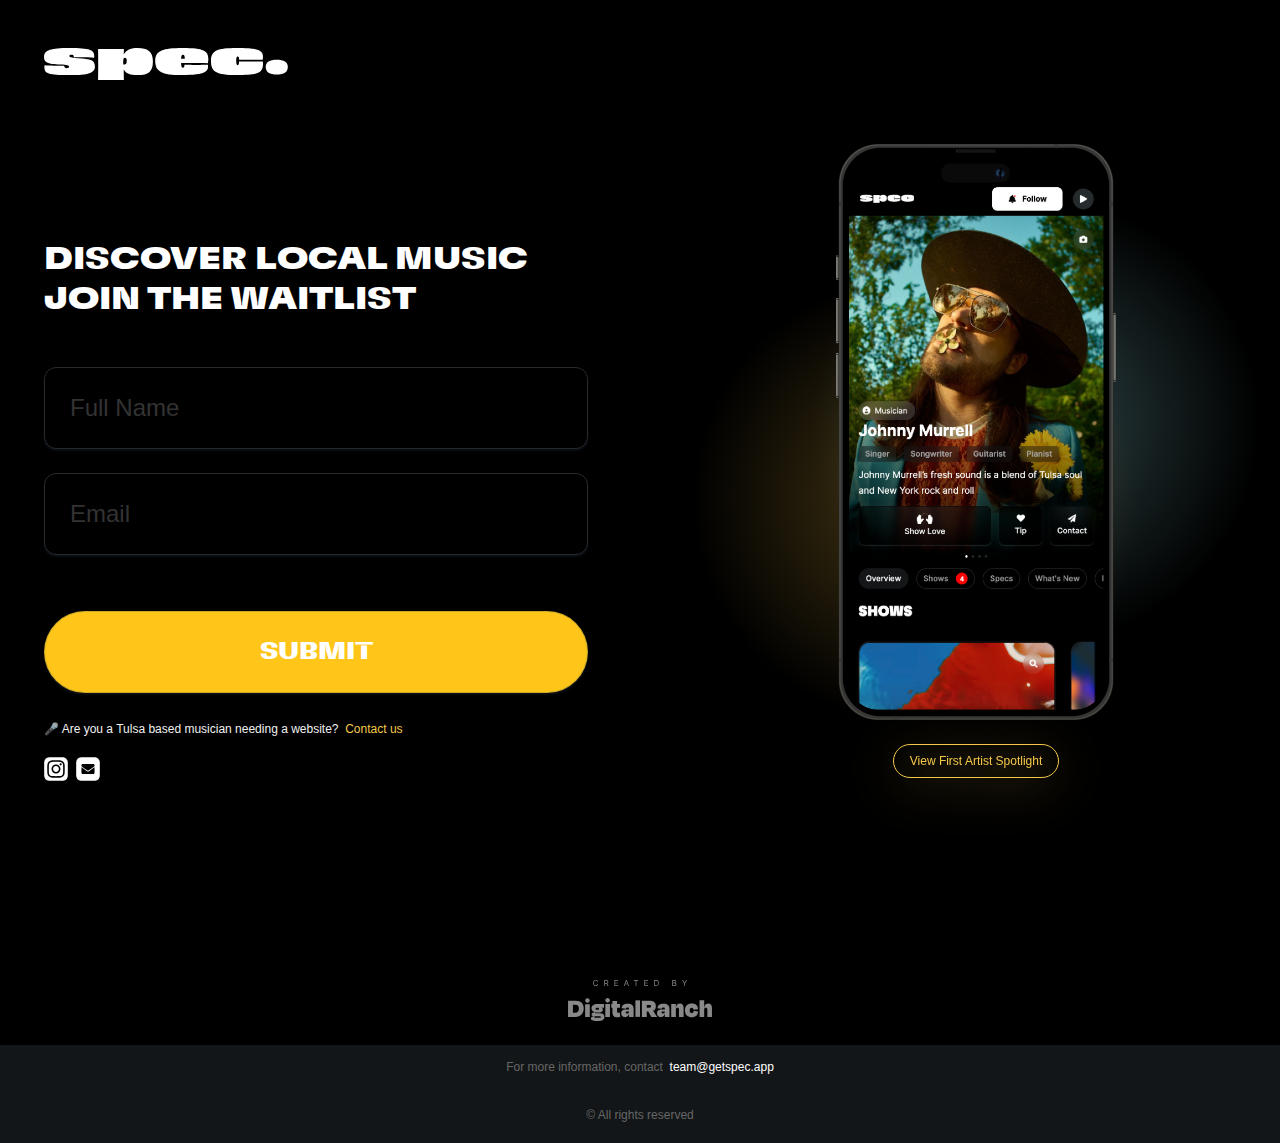
<file: index.html>
<!DOCTYPE html>
<html lang="en">
<head>
  <link href="style.css"
        rel="stylesheet">
  <title>Spec</title>
  <link href="images/favicon.png"
        rel="shortcut icon"
        type="image/jpg">
  <meta content="width=device-width, initial-scale=1"
        name="viewport">
</head>
<body>
  <!-- Content Container -->
  <div class="content-container">
    
    <div class="row">
      <div class="column">
        <div>
          <img src="images/spec-logo-white.svg" class="spec-logo">
        </div>
        <!-- Title Header -->
        <div class="header-lockup break break">
          <h2>Discover Local Music<br>Join the Waitlist</h2>
        </div>
        <!-- End Title Header -->
  
        <!-- Break -->
        <div class="break"></div>
        <!-- End Break -->
  
        <!-- Break -->
        <div class="break"></div>
        <!-- End Break -->
  
        <!-- Sign Up Form -->
        <script type="text/javascript">var submitted=false;</script>
        <iframe name="hidden_iframe" id="hidden_iframe" style="display: none;" onload="if(submitted){window.location='submitted.html';}"></iframe>
        <form class="form-lockup" action="https://docs.google.com/forms/u/0/d/e/1FAIpQLSfWYac-zOYPJTAFL4o-IxzH3mNS818IdY71LCfmErpav5XkvA/formResponse" target="hidden_iframe" onsubmit="submitted=true" method="POST">
          <input class="email-form" placeholder="Full Name" name="entry.1053595557">
          <input class="email-form" placeholder="Email" name="entry.884892065">
          <input class="submit-button" type="submit" value="Submit">
        </form>
        <div class="form-subtitle break">
            🎤 Are you a Tulsa based musician needing a website? &nbsp;<a href="mailto:team@getspec.app" class="alert-message_button">Contact us</a>
          <!-- Break -->
        <div class="break"></div>
        <!-- End Break -->
         <div class="icon-wrapper">
          <a href="https://www.instagram.com/getspec.app/" target="_blank">
            <img class="contact-icons" src="images/instagram_icon.svg" alt="Instagram icon">
          </a>
          <a href="mailto:team@getspec.app">
            <img class="contact-icons" src="images/mail-icon.svg" alt="Email icon">
          </a>
         </div>
  
        </div>
        
        <!-- End Sign Up Form -->
  
      </div>
      <div class="column">
        <div class="phone-lockup">
          <img class="phone-image" src="images/phone-mockup.png"></img>
          <div class="form-subtitle break">
            <a href="https://www.johnnymurrell.com/" target="_blank" class="artist-profile_button">View First Artist Spotlight</a>
          <!-- Break -->
        <div class="break"></div>
        <!-- End Break -->
  
        </div>
        </div>
      </div>

    </div>

    <div class="break">&nbsp;</div>
    <div>
      <a href="https://digitalranch.co/" target="_blank">
        <img src="images/created-by-dr.svg" class="created-by-dr">
      </a>
    </div>
    <div class="footer">
      For more information, contact&nbsp;&nbsp;<a href="mailto:team@getspec.app" style="color: white;">team@getspec.app</a>
      <div class="break">&nbsp;</div>
      © All rights reserved
    </div>
  </div>
  <!-- End Content Container -->
</body>
</html>
</file>
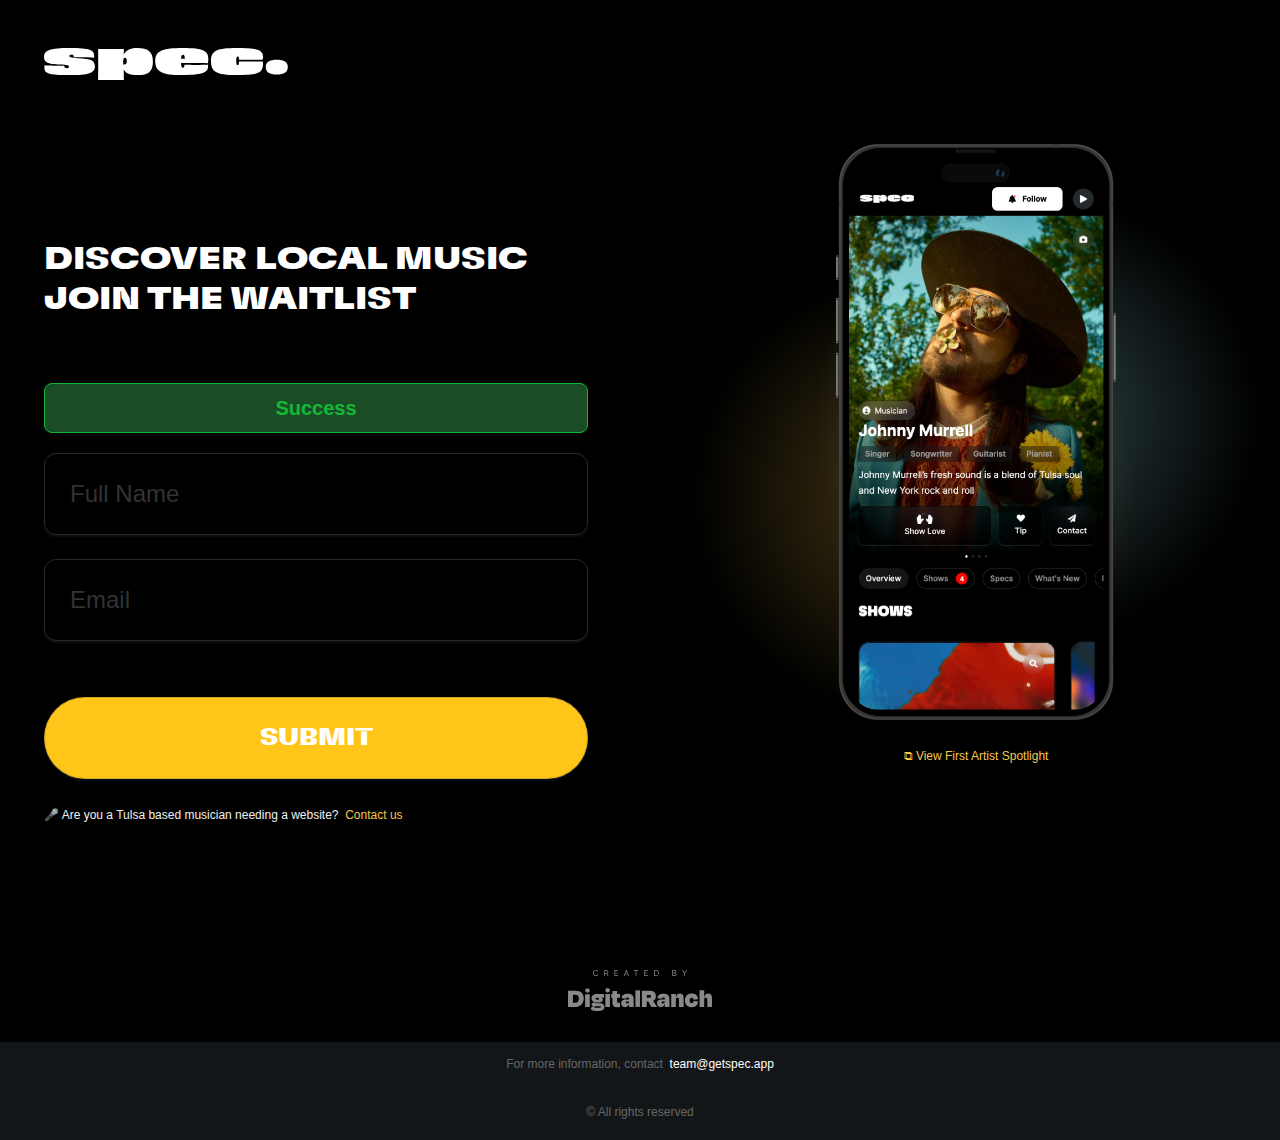
<file: submitted.html>
<!DOCTYPE html>
<html lang="en">
<head>
  <link href="style.css"
        rel="stylesheet">
  <title>Spec</title>
  <link href="images/favicon.png"
        rel="shortcut icon"
        type="image/jpg">
  <meta content="width=device-width, initial-scale=1"
        name="viewport">
</head>
<body>
  <!-- Content Container -->
  <div class="content-container">
    
    <div class="row">
      <div class="column">
        <div>
          <img src="images/spec-logo-white.svg" class="spec-logo">
        </div>
        <!-- Title Header -->
        <div class="header-lockup break break">
          <h2>Discover Local Music<br>Join the Waitlist</h2>
        </div>
        <!-- End Title Header -->
  
        <!-- Break -->
        <div class="break"></div>
        <!-- End Break -->

        <!-- Waitlist Alert -->
      <div class="confirmation-after">Success</div>
      <!-- Waitlist Alert -->
  
        <!-- Break -->
        <div class="break"></div>
        <!-- End Break -->
  
        <!-- Sign Up Form -->
        <script type="text/javascript">var submitted=false;</script>
        <iframe name="hidden_iframe" id="hidden_iframe" style="display: none;" onload="if(submitted){window.location='submitted.html';}"></iframe>
        <form class="form-lockup" action="https://docs.google.com/forms/u/0/d/e/1FAIpQLSfWYac-zOYPJTAFL4o-IxzH3mNS818IdY71LCfmErpav5XkvA/formResponse" target="hidden_iframe" onsubmit="submitted=true" method="POST">
          <input class="email-form" placeholder="Full Name" name="entry.1053595557">
          <input class="email-form" placeholder="Email" name="entry.884892065">
          <input class="submit-button" type="submit" value="Submit">
        </form>

        <div class="form-subtitle break">
            🎤 Are you a Tulsa based musician needing a website? &nbsp;<a href="mailto:team@getspec.app" class="alert-message_button">Contact us</a>
          <!-- Break -->
        <div class="break"></div>
        <!-- End Break -->
  
        </div>
        
        <!-- End Sign Up Form -->
  
      </div>
      <div class="column">
        <div class="phone-lockup">
          <img class="phone-image" src="images/phone-mockup.png"></img>
          <div class="form-subtitle break">
            <a href="https://www.johnnymurrell.com/" target="_blank" class="alert-message_button">⧉ View First Artist Spotlight</a>
          <!-- Break -->
        <div class="break"></div>
        <!-- End Break -->
  
        </div>
        </div>
      </div>

    </div>

    <div class="break">&nbsp;</div>
    <div>
      <!-- <a href="https://digital-ranch.webflow.io/" target="_blank"> -->
        <img src="images/created-by-dr.svg" class="created-by-dr">
      <!-- </a> -->
    </div>
    <div class="footer">
      For more information, contact&nbsp;&nbsp;<a href="mailto:team@getspec.app" style="color: white;">team@getspec.app</a>
      <div class="break">&nbsp;</div>
      © All rights reserved
    </div>
  </div>
  <!-- End Content Container -->
</body>
</html>
</file>
<file: style.css>
html {
    height: 100%;
    background-color: #000;
}

@font-face {
    font-family: "GT Flexa Trial VF";
    src: url('css/fonts/GT-Flexa-Trial-VF.eot');
    src: url('css/fonts/GT-Flexa-Trial-VF.eot?#iefix') format('embedded-opentype'),
        url('css/fonts/GT-Flexa-Trial-VF.woff2') format('woff2'),
        url('css/fonts/GT-Flexa-Trial-VF.woff') format('woff'),
        url('css/fonts/GT-Flexa-Trial-VF.ttf') format('truetype'),
        /* url('css/fonts/GT-Flexa-Trial-VF.svg#GT-Flexa-Trial-VF') format('svg'); */
    font-weight: normal;
    font-style: normal;
    font-display: swap;
}

body {
    color: #FFF;
    font-family: Helvetica Neue, Helvetica, sans-serif;
    font-size: 16px;
    height: 100%;
    letter-spacing: 0;
    line-height: 24px;
    margin: 0;
    padding: 0;
}
  
a {
    display: flex;
    margin: 0;
    padding: 0;
    text-decoration: none;
}

/* H E A D E R S  &  L A B E L S */

h1 {
    font-weight: bold;
    font-size: 40px;
    line-height: 52px;
    text-align: center;
    margin: 8px 0 24px;
    color: #dddddd;
}

h2 {
    font-family: "GT Flexa Trial VF", Helvetica Neue, Helvetica, sans-serif;
    font-stretch: expanded;
    font-size: 32px;
    font-weight: bold;
    line-height: 40px;
    text-transform: uppercase;
    margin: 8px 0 48px;
    color: #fff;
}

/* L A Y O U T */
.content-container {
    display: flex;
    height: -webkit-fill-available;
    padding: 0;
    flex-wrap: wrap;
    justify-content: center;
}

.row {
    display: flex; 
    flex-direction: row; 
    column-gap: 72px;
}

.column {
    align-content: flex-start; 
    display: flex; 
    flex-wrap: wrap; 
    justify-content: left; 
    padding: 0 16px; 
    max-width: 544px;
}

.app-icon {
    flex: 0 1 400px;
    height: 296px;
    margin: 32px 0;
    background-image: url(images/app-icon.svg);
    background-size: cover;
}

.alert-message {
    /* color: #1f2328;
    background-color: #fff8c5; */
    color: gray;
    background-color: #262626;
    font-size: 12px;
    /* font-weight: bold; */
    line-height: 20px;
    text-align: center;
    margin: 32px 0 20px;
    flex: 0 1 676px;
    padding: 16px 16px;
    /* border: 1px solid #d4a72c66; */
    border: 1px solid #666;
    border-radius: 8px;
}

.alert-message_button {
    display: inline;
    color: #F5C849;
}

.artist-profile_button {
    color: #F5C849;
    border: 1px solid #F5C849;
    border-radius: 999px;
    padding: 4px 16px;
    filter: drop-shadow(0px 8px 24px #F5C849);
}

.confirmation-before {
    color: gray;
    background-color: #262626;
    font-size: 20px;
    /* font-weight: bold; */
    line-height: 24px;
    text-align: center;
    margin: 0 0 20px;
    flex: 0 1 676px;
    padding: 12px 6px;
    border: 1px solid #666;
    border-radius: 8px;
}

.confirmation-after {
    color: #14B838;
    background: rgba(51, 153, 74, 0.5);
    font-size: 20px;
    font-weight: bold;
    line-height: 24px;
    text-align: center;
    margin: 16px 0 20px;
    flex: 0 1 676px;
    padding: 12px 6px;
    border: 1px solid #14B838;
    border-radius: 8px;
}

.contact-icons {
    max-width: 24px;
    margin-top: 16px;
}

.form-eyebrow {
    flex: 0 1 676px;
    font-weight: bold;
    font-size: 12px;
    color: #666;
    line-height: 24px;
    text-transform: uppercase;
    margin: 0 0 16px;
}

.form-lockup {
    display: flex;
    flex: 0 1 676px;
    flex-wrap: wrap;
    -webkit-flex-wrap: wrap;
    justify-content: space-between;
}

.email-form {
    color: #ababab;
    font-style: normal;
    font-weight: normal;
    font-size: 24px;
    line-height: 28px;
    /* flex: 0 1 460px; */
    -webkit-flex: 0 1 48%;
    flex: 1 1 100%;
    /* flex-grow: 1; */
    padding: 26px 25px;
    background: #000;
    border: 1px solid #252b2d;
    box-sizing: border-box;
    box-shadow: 0px 2px 2px rgba(56, 68, 98, 0.2);
    border-radius: 12px;
    min-width: intrinsic;
    margin: 0 0 24px;
}

.email-form:focus {
    border: 1px solid rgba(17, 58, 95, 1);
}

.phone-lockup {
    display: flex;
    flex-direction: column;
    row-gap: 16px;
    align-items: center;
    background-image:  url(images/background-blurs.svg);
    background-position: center;
    width: 100%;
    background-size: contain;
    background-repeat: no-repeat;
    padding: 144px;
}

.phone-image {
    max-width: 280px;
}

/* .header-lockup {
 */

 .icon-wrapper {
    display: flex;
    flex-direction: row;
    gap: 8px;
 }

input::placeholder {
    color: rgba(102, 102, 102, 0.5);
  }

input[type='submit'] {
    color: #fff;
    font-family: "GT Flexa Trial VF", Helvetica Neue, Helvetica, sans-serif;
    font-stretch: expanded;
    font-style: normal;
    font-weight: bold;
    font-size: 24px;
    line-height: 28px;
    text-align: center;
    text-transform: uppercase;
    flex: 0 1 676px;
    padding: 26px 25px;
    background: #FFC619;
    border: 1px solid rgba(17, 58, 95, .2);
    box-sizing: border-box;
    box-shadow: 0px 2px 2px rgba(56, 68, 98, 0.2);
    border-radius: 999px;
    cursor: pointer;
    margin: 32px 0 16px;
}

.form-subtitle {
    display: flex;
    flex-wrap: wrap;
    font-size: 12px;
    line-height: 24px;
    margin-top: 8px;
    color: #f1f1f1;
}

.footer {
    display: flex;
    align-self: flex-end;
    font-size: 12px;
    background-color: #131618;
    color: #666;
    width: 100%;
    line-height: 24px;
    text-align: center;
    flex-wrap: wrap;
    justify-content: center;
    padding: 10px 0 16px;
}

/* B U T T O N S */
  
/* I C O N S */

/* I M A G E S */

.created-by-dr {
    width: 144px;
    opacity: .8;
    margin: 32px auto 24px;
}

.spec-logo {
    width: 244px;
    margin: 48px 0 144px;
}

/* A D D - O N S */
    .break {
        flex-basis: 100%;
    }
  
/* M O B I L E */
@media (max-width: 960px) {

    h1 {
        font-size: 32px;
        line-height: 48px;
    }

    .content-container {
        padding: 0;
    }
    .row {
        flex-direction: column; 
    }
    .app-icon {
        flex: 0 1 200px;
        height: 156px;
    }

    .email-form {
        font-size: 12px;
        line-height: 14px;
        padding: 13px 12px;
        border-radius: 6px;
        flex: 1 1 100%;
        margin: 0 0 16px;
    }

    .submit-button {
        font-size: 12px;
        line-height: 14px;
        padding: 13px 12px;
        border-radius: 6px;
        flex-basis: 100%;
    }

    input[type='submit'] { /* more specific to override webkit */ 
        -webkit-appearance:none;  
        font-size: 12px;
        line-height: 14px;
        padding: 13px 12px;
        display:block;
     }

     .phone-lockup {
        padding: 72px 0 0;
     }

     .spec-logo {
        margin: 48px 0 32px;
    }

}/* E N D   M O B I L E */

@supports(-webkit-appearance: none) or (-moz-appearance: none) {

    input[type='submit'] {
      -webkit-appearance: none;
      -moz-appearance: none;
    }

}
</file>
